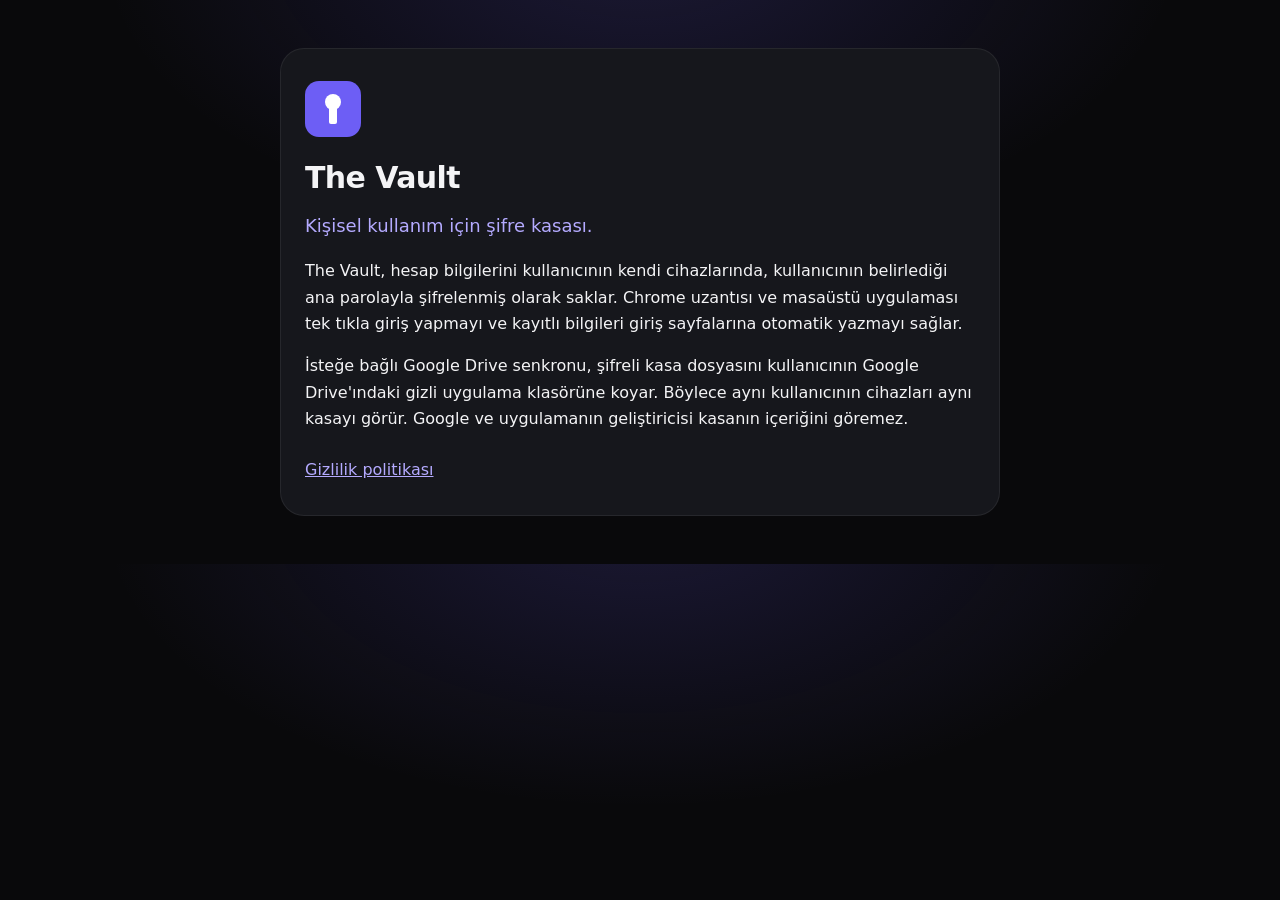
<file: index.html>
<!doctype html>
<html lang="tr">
  <head>
    <meta charset="utf-8" />
    <meta name="viewport" content="width=device-width, initial-scale=1" />
    <title>The Vault</title>
    <meta name="description" content="The Vault: kişisel, şifreli şifre kasası. Chrome uzantısı ve masaüstü uygulaması." />
    <link rel="stylesheet" href="style.css" />
  </head>
  <body>
    <main>
      <div class="mark" aria-hidden="true"></div>
      <h1>The Vault</h1>
      <p class="lead">Kişisel kullanım için şifre kasası.</p>
      <p>
        The Vault, hesap bilgilerini kullanıcının kendi cihazlarında, kullanıcının belirlediği ana parolayla şifrelenmiş olarak saklar.
        Chrome uzantısı ve masaüstü uygulaması tek tıkla giriş yapmayı ve kayıtlı bilgileri giriş sayfalarına otomatik yazmayı sağlar.
      </p>
      <p>
        İsteğe bağlı Google Drive senkronu, şifreli kasa dosyasını kullanıcının Google Drive'ındaki gizli uygulama klasörüne koyar.
        Böylece aynı kullanıcının cihazları aynı kasayı görür. Google ve uygulamanın geliştiricisi kasanın içeriğini göremez.
      </p>
      <nav><a href="gizlilik.html">Gizlilik politikası</a></nav>
    </main>
  </body>
</html>
</file>
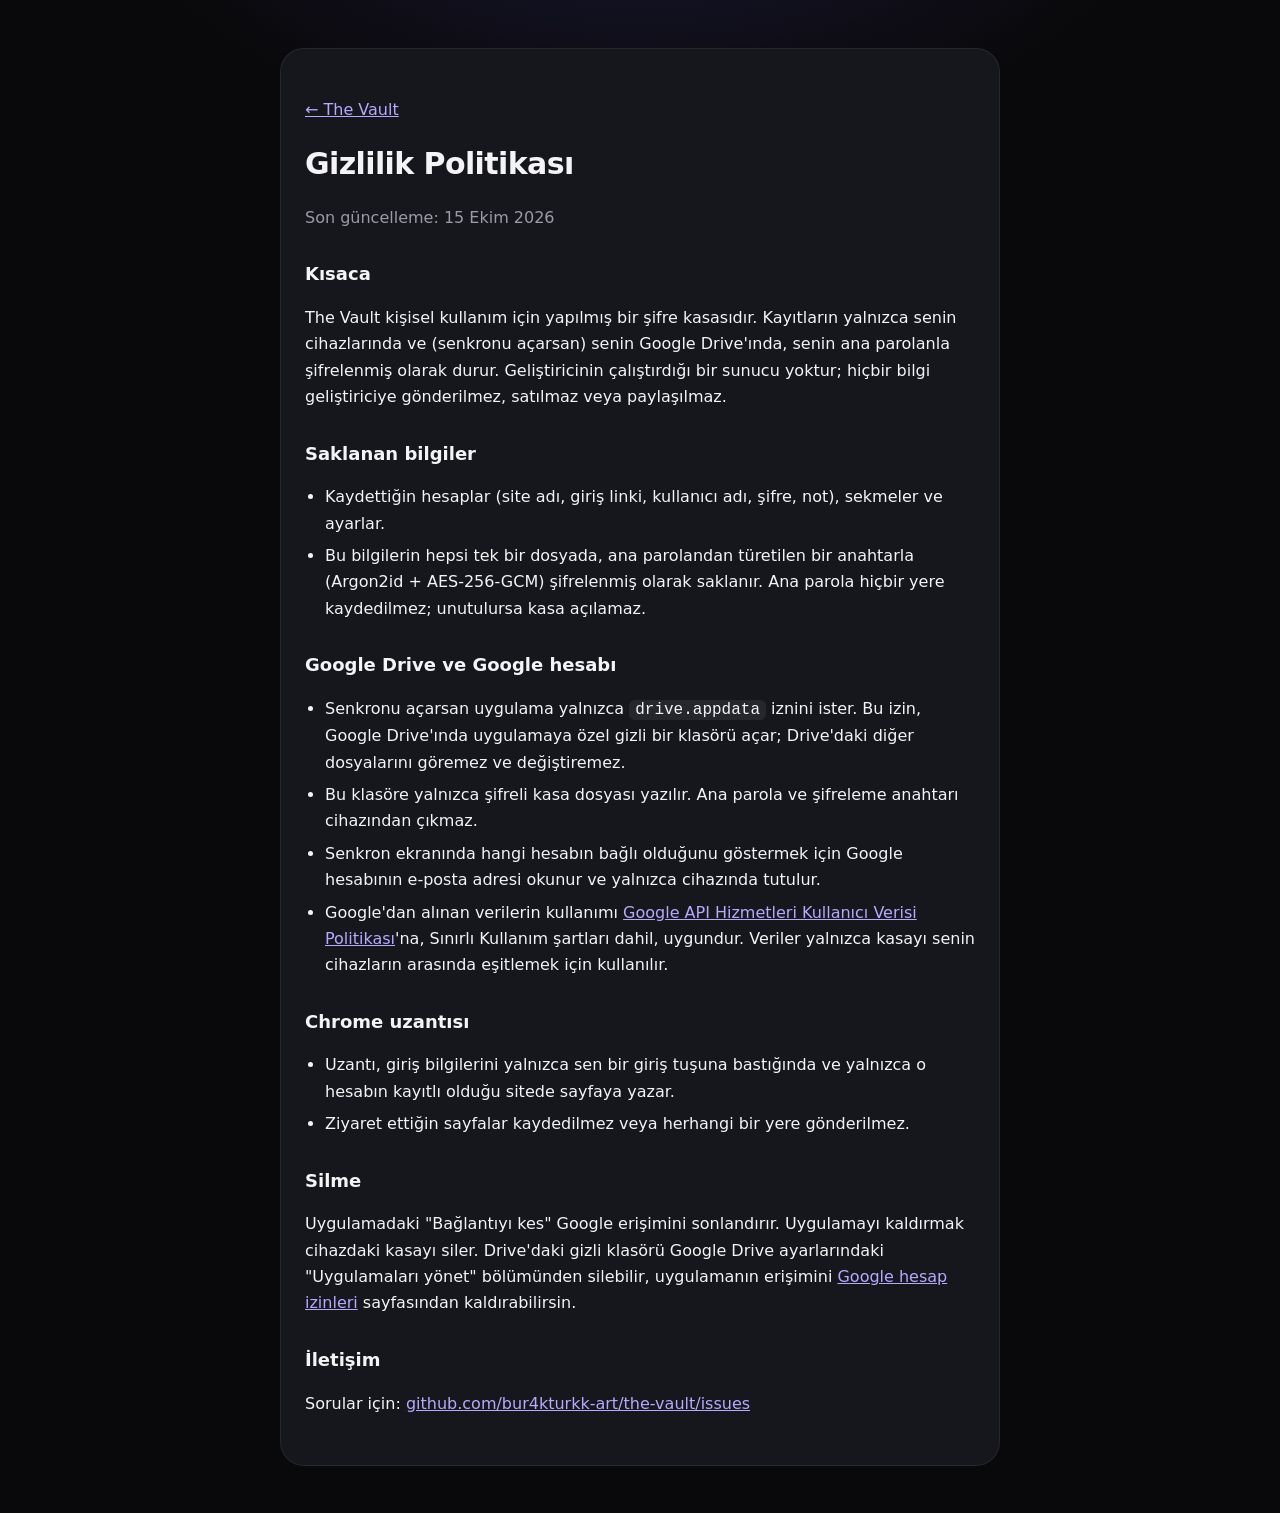
<file: gizlilik.html>
<!doctype html>
<html lang="tr">
  <head>
    <meta charset="utf-8" />
    <meta name="viewport" content="width=device-width, initial-scale=1" />
    <title>Gizlilik Politikası · The Vault</title>
    <link rel="stylesheet" href="style.css" />
  </head>
  <body>
    <main>
      <p><a href="index.html">← The Vault</a></p>
      <h1>Gizlilik Politikası</h1>
      <p class="muted">Son güncelleme: 15 Ekim 2026</p>

      <h2>Kısaca</h2>
      <p>
        The Vault kişisel kullanım için yapılmış bir şifre kasasıdır. Kayıtların yalnızca senin cihazlarında ve (senkronu açarsan) senin
        Google Drive'ında, senin ana parolanla şifrelenmiş olarak durur. Geliştiricinin çalıştırdığı bir sunucu yoktur; hiçbir bilgi
        geliştiriciye gönderilmez, satılmaz veya paylaşılmaz.
      </p>

      <h2>Saklanan bilgiler</h2>
      <ul>
        <li>Kaydettiğin hesaplar (site adı, giriş linki, kullanıcı adı, şifre, not), sekmeler ve ayarlar.</li>
        <li>
          Bu bilgilerin hepsi tek bir dosyada, ana parolandan türetilen bir anahtarla (Argon2id + AES-256-GCM) şifrelenmiş olarak saklanır.
          Ana parola hiçbir yere kaydedilmez; unutulursa kasa açılamaz.
        </li>
      </ul>

      <h2>Google Drive ve Google hesabı</h2>
      <ul>
        <li>
          Senkronu açarsan uygulama yalnızca <code>drive.appdata</code> iznini ister. Bu izin, Google Drive'ında uygulamaya özel gizli bir
          klasörü açar; Drive'daki diğer dosyalarını göremez ve değiştiremez.
        </li>
        <li>Bu klasöre yalnızca şifreli kasa dosyası yazılır. Ana parola ve şifreleme anahtarı cihazından çıkmaz.</li>
        <li>
          Senkron ekranında hangi hesabın bağlı olduğunu göstermek için Google hesabının e-posta adresi okunur ve yalnızca cihazında
          tutulur.
        </li>
        <li>
          Google'dan alınan verilerin kullanımı
          <a href="https://developers.google.com/terms/api-services-user-data-policy">Google API Hizmetleri Kullanıcı Verisi Politikası</a>'na,
          Sınırlı Kullanım şartları dahil, uygundur. Veriler yalnızca kasayı senin cihazların arasında eşitlemek için kullanılır.
        </li>
      </ul>

      <h2>Chrome uzantısı</h2>
      <ul>
        <li>Uzantı, giriş bilgilerini yalnızca sen bir giriş tuşuna bastığında ve yalnızca o hesabın kayıtlı olduğu sitede sayfaya yazar.</li>
        <li>Ziyaret ettiğin sayfalar kaydedilmez veya herhangi bir yere gönderilmez.</li>
      </ul>

      <h2>Silme</h2>
      <p>
        Uygulamadaki "Bağlantıyı kes" Google erişimini sonlandırır. Uygulamayı kaldırmak cihazdaki kasayı siler. Drive'daki gizli klasörü
        Google Drive ayarlarındaki "Uygulamaları yönet" bölümünden silebilir, uygulamanın erişimini
        <a href="https://myaccount.google.com/permissions">Google hesap izinleri</a> sayfasından kaldırabilirsin.
      </p>

      <h2>İletişim</h2>
      <p>Sorular için: <a href="https://github.com/bur4kturkk-art/the-vault/issues">github.com/bur4kturkk-art/the-vault/issues</a></p>
    </main>
  </body>
</html>
</file>
<file: style.css>
:root {
  --bg: #09090b;
  --card: #16171c;
  --accent: #6d5ef5;
  --accent-text: #b4aaff;
  --text: #f4f4f6;
  --muted: #9a9ba5;
  color-scheme: dark;
}
* { box-sizing: border-box; }
body {
  margin: 0;
  background: radial-gradient(900px 500px at 50% -10%, rgba(109, 94, 245, 0.18), transparent 60%), var(--bg);
  color: var(--text);
  font: 16px/1.65 system-ui, -apple-system, 'Segoe UI', sans-serif;
}
main {
  max-width: 720px;
  margin: 48px auto;
  padding: 32px 24px;
  background: var(--card);
  border: 1px solid rgba(255, 255, 255, 0.07);
  border-radius: 24px;
}
@media (max-width: 760px) {
  main { margin: 16px; padding: 24px 16px; }
}
.mark {
  width: 56px;
  height: 56px;
  border-radius: 14px;
  background: var(--accent);
  position: relative;
  margin-bottom: 16px;
}
.mark::before { content: ''; position: absolute; left: 20px; top: 13px; width: 16px; height: 16px; border-radius: 50%; background: #fff; }
.mark::after { content: ''; position: absolute; left: 24px; top: 25px; width: 8px; height: 18px; background: #fff; border-radius: 2px; }
h1 { font-size: 30px; margin: 0 0 8px; letter-spacing: -0.02em; }
h2 { font-size: 18px; margin: 28px 0 8px; }
.lead { font-size: 18px; color: var(--accent-text); margin-top: 0; }
.muted { color: var(--muted); }
a { color: var(--accent-text); }
code { background: rgba(255, 255, 255, 0.07); padding: 1px 6px; border-radius: 6px; }
nav { margin-top: 24px; }
ul { padding-left: 20px; }
li { margin: 6px 0; }
</file>
